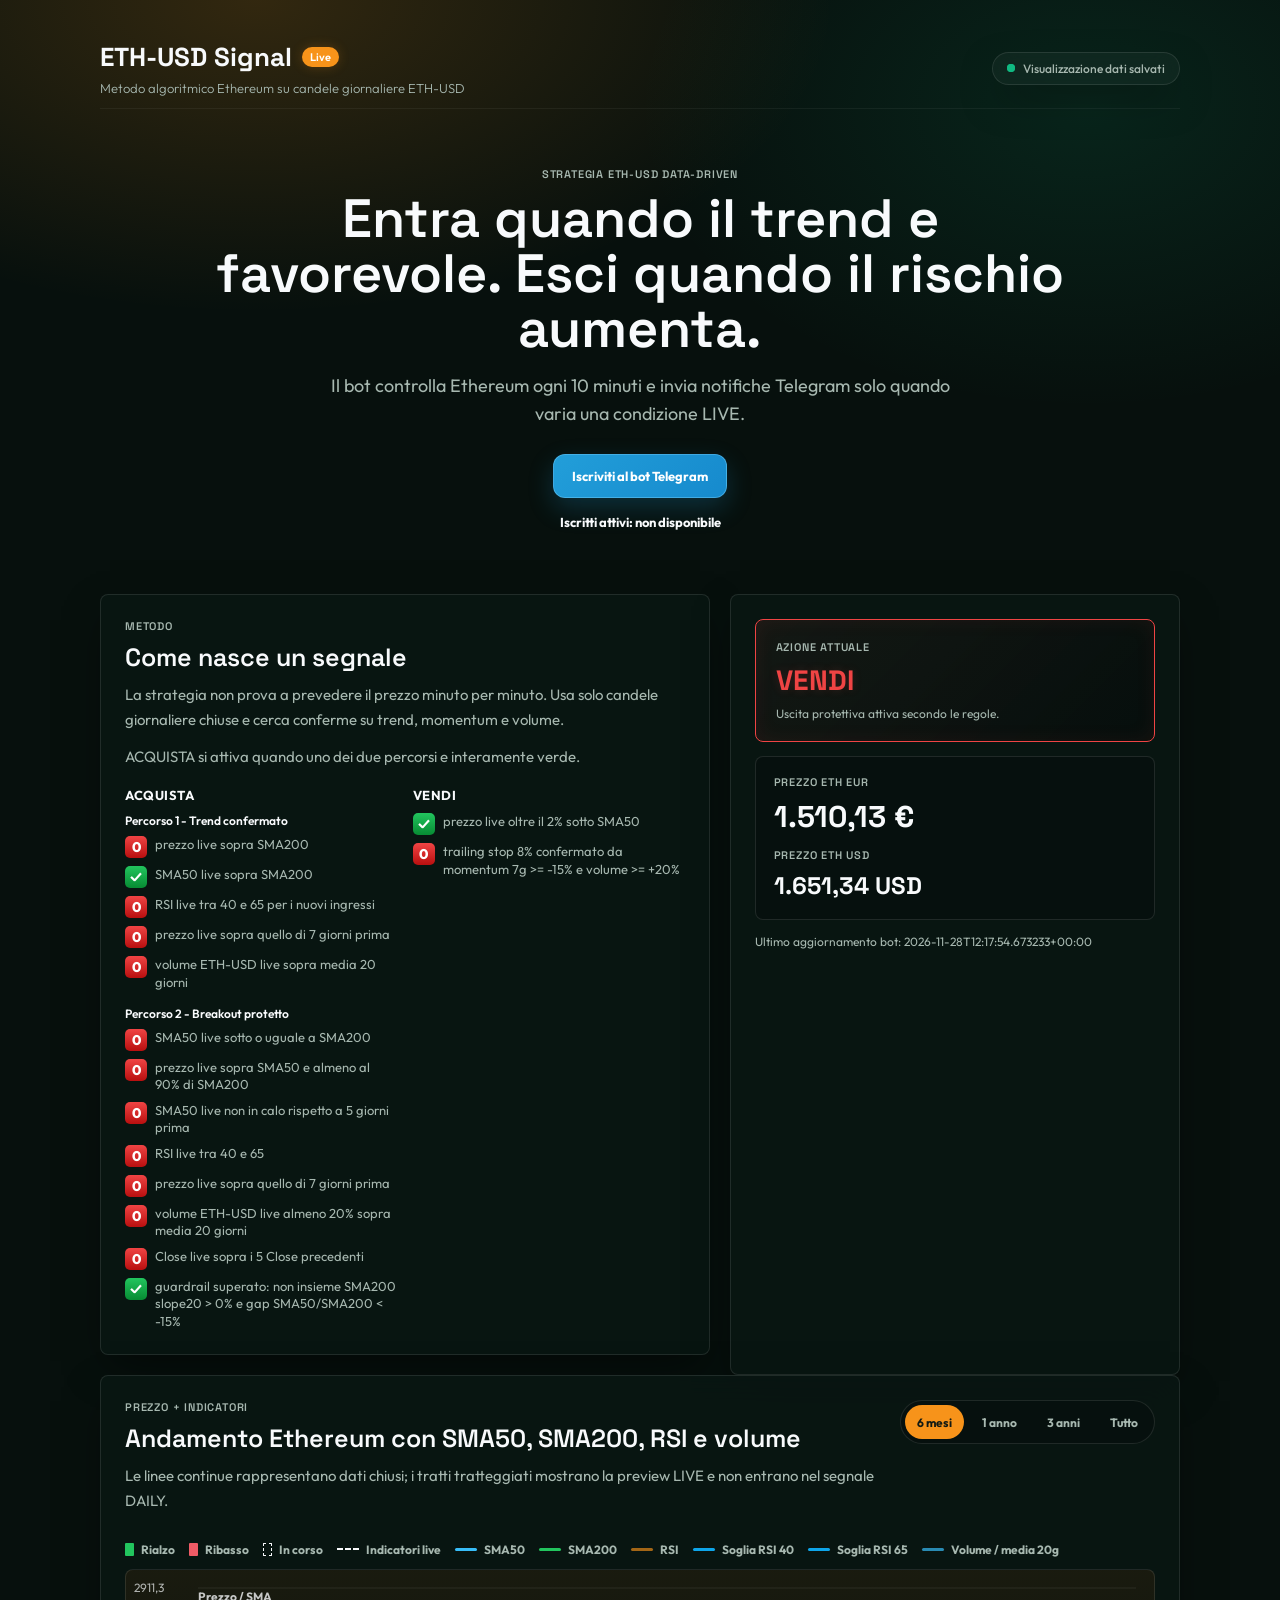
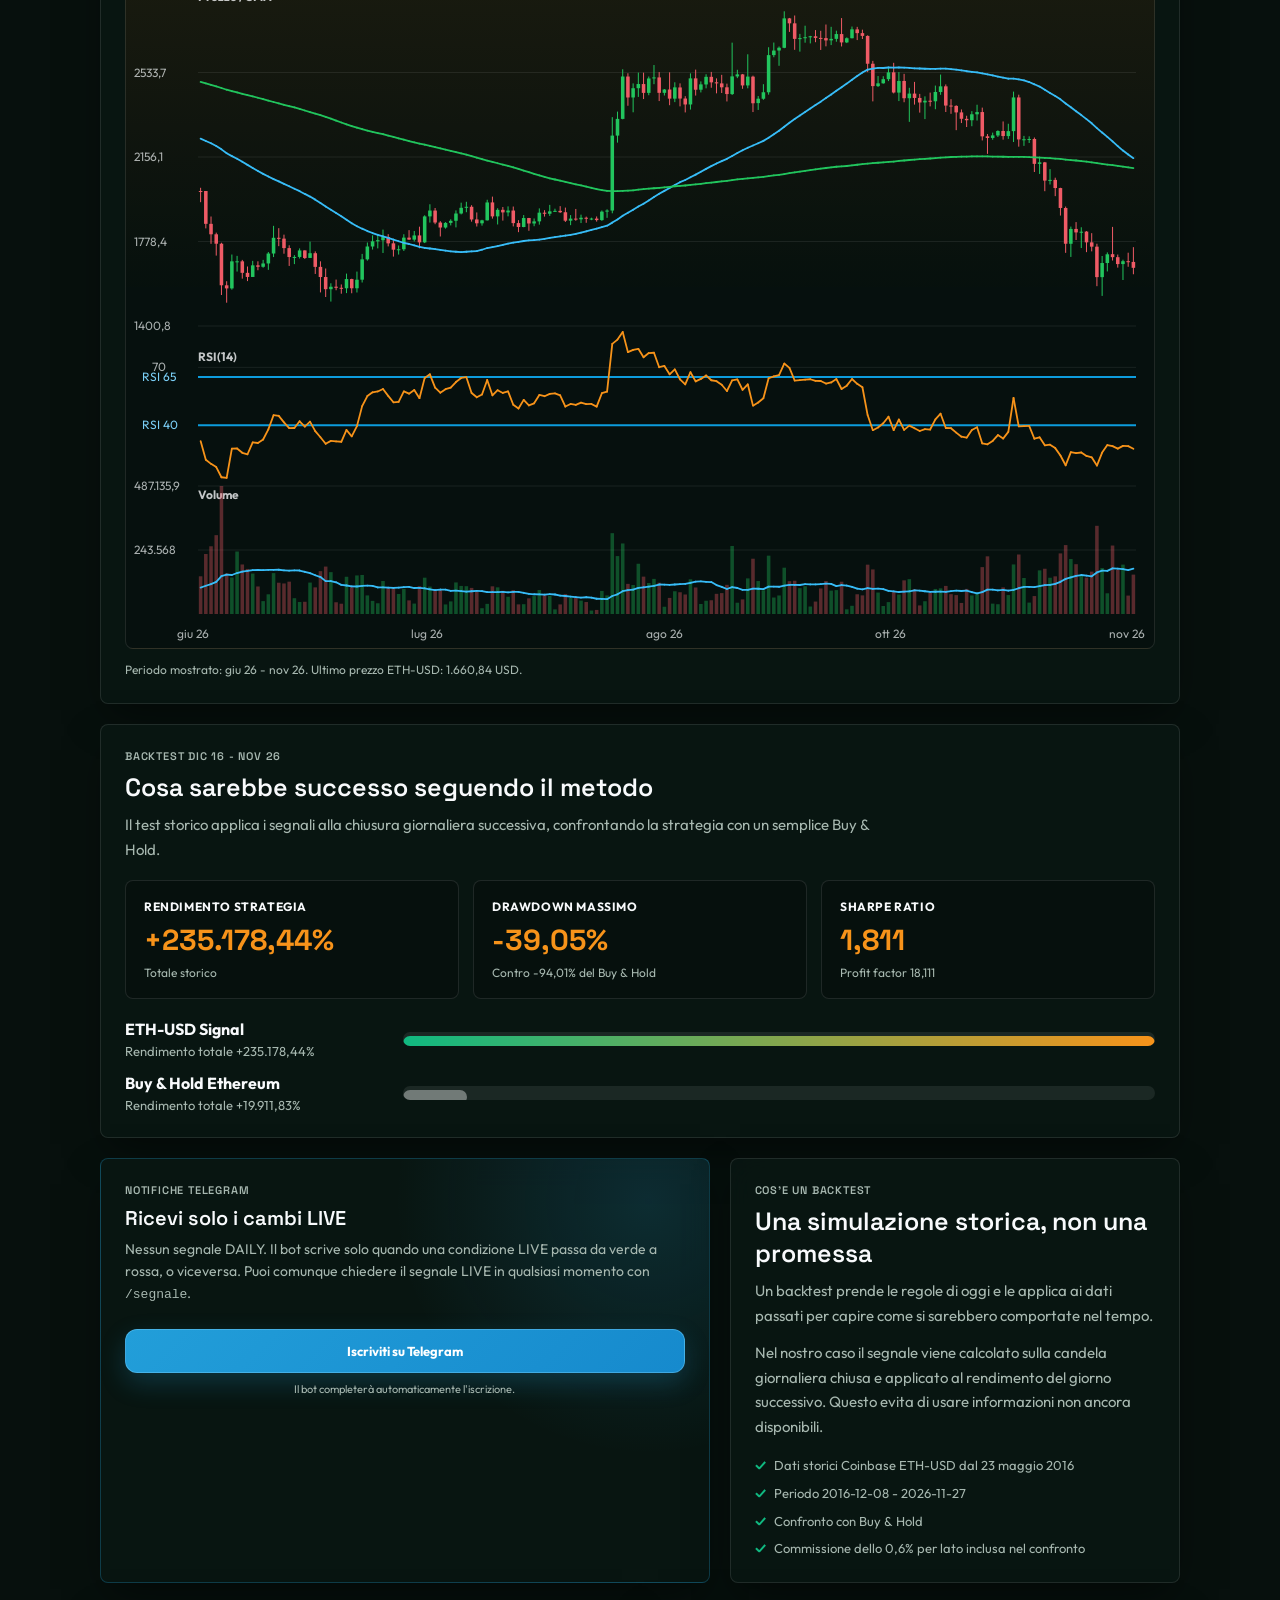
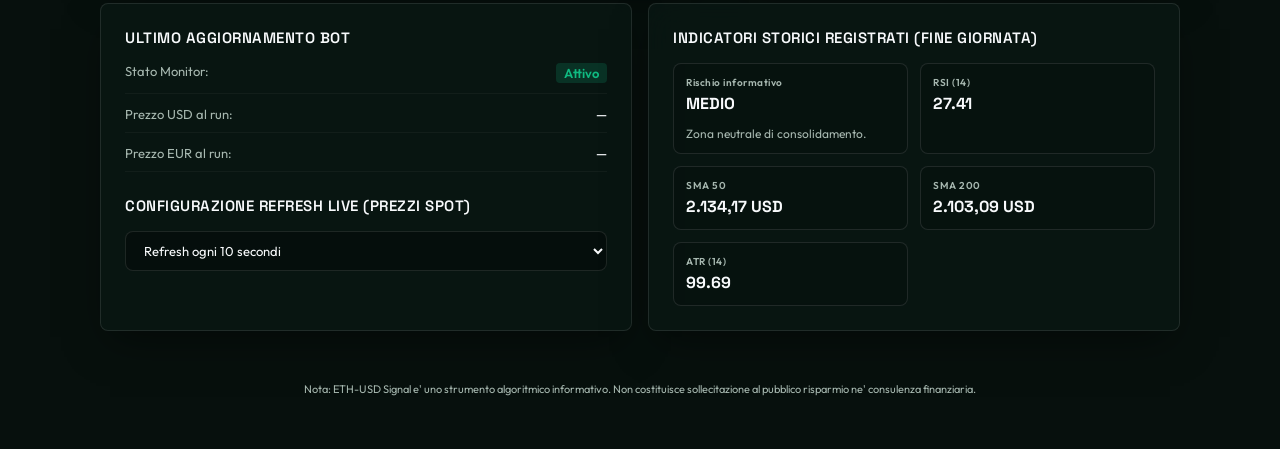
<file: docs/index.html>
<!doctype html>
<html lang="it">
  <head>
    <meta charset="utf-8" />
    <meta name="viewport" content="width=device-width,initial-scale=1" />
    <title>ETH-USD Signal - Dashboard</title>
    <link rel="icon" href="data:," />
    <!-- Google Fonts for premium typography -->
    <link rel="preconnect" href="https://fonts.googleapis.com">
    <link rel="preconnect" href="https://fonts.gstatic.com" crossorigin>
    <link href="https://fonts.googleapis.com/css2?family=Outfit:wght@300;400;600;700;800&family=Space+Grotesk:wght@400;500;700&display=swap" rel="stylesheet">
    <link rel="stylesheet" href="./style.css?v=11" />
  </head>
  <body>
    <main class="container">
      <header class="header">
        <div>
          <h1>ETH-USD Signal <span class="badge">Live</span></h1>
          <p class="subtitle">Metodo algoritmico Ethereum su candele giornaliere ETH-USD</p>
        </div>
        <div class="status" id="status">
          <span class="dot" aria-hidden="true"></span>
          <span id="statusText">Caricamento...</span>
        </div>
      </header>

      <section class="hero">
        <div class="hero-copy">
          <div class="label">Strategia ETH-USD data-driven</div>
          <h2>Entra quando il trend e favorevole. Esci quando il rischio aumenta.</h2>
          <p>
            Il bot controlla Ethereum ogni 10 minuti e invia notifiche Telegram
            solo quando varia una condizione LIVE.
          </p>
          <div class="hero-actions">
            <a
              class="telegram-button primary"
              href="https://t.me/ETH_Prudential_Signal_bot?start=iscrivimi"
              target="_blank"
              rel="noopener noreferrer"
            >
              Iscriviti al bot Telegram
            </a>
          </div>
          <p class="hero-subscriber-count" id="subscriberCount" aria-live="polite">
            Iscritti attivi: caricamento...
          </p>
        </div>
      </section>

      <section class="explainer-grid" id="metodo">
        <article class="card method-card">
          <div class="label">Metodo</div>
          <h2>Come nasce un segnale</h2>
          <p>
            La strategia non prova a prevedere il prezzo minuto per minuto.
            Usa solo candele giornaliere chiuse e cerca conferme su trend,
            momentum e volume.
          </p>
          <p>
            ACQUISTA si attiva quando uno dei due percorsi e interamente verde.
          </p>
          <div class="condition-columns">
            <div>
              <h3>ACQUISTA</h3>
              <h4>Percorso 1 - Trend confermato</h4>
              <ol id="buyConditions">
                <li>Prezzo sopra SMA200</li>
                <li>SMA50 sopra SMA200</li>
                <li>Valore RSI compreso tra 40 e 65</li>
                <li>Prezzo sopra quello di 7 giorni prima</li>
                <li>Volume sopra media 20 giorni</li>
              </ol>
              <h4>Percorso 2 - Breakout protetto</h4>
              <ol id="breakoutConditions">
                <li>SMA50 sotto o uguale a SMA200</li>
                <li>Prezzo sopra SMA50 e almeno al 90% di SMA200</li>
                <li>SMA50 non in calo rispetto a 5 giorni prima</li>
                <li>Valore RSI compreso tra 40 e 65</li>
                <li>Prezzo sopra quello di 7 giorni prima</li>
                <li>Volume almeno 20% sopra media 20 giorni</li>
                <li>Close sopra i 5 Close precedenti</li>
                <li>Guardrail di regime superato</li>
              </ol>
            </div>
            <div>
              <h3>VENDI</h3>
              <ol id="sellConditions">
                <li>Prezzo oltre il 2% sotto SMA50</li>
                <li>Trailing stop 8%: momentum 7g >= -15% e volume >= media20 +20%</li>
              </ol>
            </div>
          </div>
        </article>

        <div class="live-panel card">
          <div class="metric highlight-card" id="signalCard">
            <div class="label">Azione attuale</div>
            <div class="value" id="signalVal">—</div>
            <div class="hint" id="signalHint">In attesa dell'ultimo run...</div>
          </div>
          <div class="live-price-row">
            <div>
              <div class="label">Prezzo ETH EUR</div>
              <div class="value price-val" id="priceEUR">—</div>
            </div>
            <div>
              <div class="label">Prezzo ETH USD</div>
              <div class="value price-val compact" id="priceUSD">—</div>
            </div>
          </div>
          <div class="small-note">
            Ultimo aggiornamento bot: <span id="lastUpdate">—</span>
          </div>
        </div>
      </section>

      <section class="card chart-card" aria-labelledby="priceChartTitle">
        <div class="chart-header">
          <div class="section-heading compact-heading">
            <div class="label">Prezzo + indicatori</div>
            <h2 id="priceChartTitle">Andamento Ethereum con SMA50, SMA200, RSI e volume</h2>
            <p>
              Le linee continue rappresentano dati chiusi; i tratti tratteggiati
              mostrano la preview LIVE e non entrano nel segnale DAILY.
            </p>
          </div>
          <div class="chart-controls" aria-label="Periodo grafico">
            <button class="chart-range active" type="button" data-range="180">6 mesi</button>
            <button class="chart-range" type="button" data-range="365">1 anno</button>
            <button class="chart-range" type="button" data-range="1095">3 anni</button>
            <button class="chart-range" type="button" data-range="all">Tutto</button>
          </div>
        </div>
        <div class="chart-legend" aria-hidden="true">
          <span><i class="legend-candle-up"></i>Rialzo</span>
          <span><i class="legend-candle-down"></i>Ribasso</span>
          <span><i class="legend-candle-live"></i>In corso</span>
          <span><i class="legend-line-live"></i>Indicatori live</span>
          <span><i class="legend-sma50"></i>SMA50</span>
          <span><i class="legend-sma200"></i>SMA200</span>
          <span><i class="legend-rsi"></i>RSI</span>
          <span><i class="legend-rsi-threshold"></i>Soglia RSI 40</span>
          <span><i class="legend-rsi-upper-threshold"></i>Soglia RSI 65</span>
          <span><i class="legend-volume"></i>Volume / media 20g</span>
        </div>
        <div class="chart-wrap">
          <canvas id="ethTrendChart" width="1040" height="680"></canvas>
          <div class="chart-loading" id="chartLoading">Caricamento grafico...</div>
        </div>
        <p class="chart-note" id="chartNote">
          Dati storici e candela UTC corrente da Coinbase ETH-USD.
          Indicatori e segnali usano soltanto candele giornaliere chiuse.
        </p>
      </section>

      <section class="results card" aria-labelledby="resultsTitle">
        <div class="section-heading">
          <div class="label" id="backtestPeriod">Backtest periodo dati disponibile</div>
          <h2 id="resultsTitle">Cosa sarebbe successo seguendo il metodo</h2>
          <p>
            Il test storico applica i segnali alla chiusura giornaliera
            successiva, confrontando la strategia con un semplice Buy & Hold.
          </p>
        </div>

        <div class="stats-grid">
          <div class="stat-card">
            <span class="stat-label">Rendimento strategia</span>
            <strong id="strategyReturn">—</strong>
            <span>Totale storico</span>
          </div>
          <div class="stat-card">
            <span class="stat-label">Drawdown massimo</span>
            <strong id="strategyDrawdown">—</strong>
            <span id="buyHoldDrawdown">Contro — del Buy & Hold</span>
          </div>
          <div class="stat-card">
            <span class="stat-label">Sharpe ratio</span>
            <strong id="strategySharpe">—</strong>
            <span id="strategyProfitFactor">Profit factor —</span>
          </div>
        </div>

        <div class="comparison">
          <div class="comparison-row">
            <div>
              <strong>ETH-USD Signal</strong>
              <span id="strategyComparisonReturn">Rendimento totale —</span>
            </div>
            <div class="bar"><span id="strategyComparisonBar" style="width: 100%"></span></div>
          </div>
          <div class="comparison-row muted-row">
            <div>
              <strong>Buy & Hold Ethereum</strong>
              <span id="buyHoldComparisonReturn">Rendimento totale —</span>
            </div>
            <div class="bar"><span id="buyHoldComparisonBar" style="width: 0%"></span></div>
          </div>
        </div>
      </section>

      <section class="explainer-grid">
        <section class="card telegram-card" aria-labelledby="telegramTitle">
          <div class="telegram-content">
            <div>
              <div class="label">Notifiche Telegram</div>
              <h2 id="telegramTitle">Ricevi solo i cambi LIVE</h2>
              <p class="telegram-description">
                Nessun segnale DAILY. Il bot scrive solo quando una condizione
                LIVE passa da verde a rossa, o viceversa. Puoi
                comunque chiedere il segnale LIVE in qualsiasi momento con
                <span class="mono">/segnale</span>.
              </p>
            </div>
            <div class="telegram-action">
              <a
                class="telegram-button"
                href="https://t.me/ETH_Prudential_Signal_bot?start=iscrivimi"
                target="_blank"
                rel="noopener noreferrer"
              >
                Iscriviti su Telegram
              </a>
              <span>Il bot completerà automaticamente l'iscrizione.</span>
            </div>
          </div>
        </section>
        <article class="card backtest-card">
          <div class="label">Cos'e un backtest</div>
          <h2>Una simulazione storica, non una promessa</h2>
          <p>
            Un backtest prende le regole di oggi e le applica ai dati passati
            per capire come si sarebbero comportate nel tempo.
          </p>
          <p>
            Nel nostro caso il segnale viene calcolato sulla candela giornaliera
            chiusa e applicato al rendimento del giorno successivo. Questo evita
            di usare informazioni non ancora disponibili.
          </p>
          <ul class="check-list">
            <li>Dati storici Coinbase ETH-USD dal 23 maggio 2016</li>
            <li id="backtestPeriodItem">Periodo dati disponibile</li>
            <li>Confronto con Buy & Hold</li>
            <li>Commissione dello 0,6% per lato inclusa nel confronto</li>
          </ul>
        </article>
      </section>

      <!-- Detailed Info & Controls -->
      <div class="grid-2">
        <section class="card technical-info">
          <h2>Ultimo Aggiornamento Bot</h2>
          <div class="update-info">
            <div class="info-row">
              <span class="info-lbl">Stato Monitor:</span>
              <span class="info-val" id="monitorStatus">Attivo</span>
            </div>
            <div class="info-row">
              <span class="info-lbl">Prezzo USD al run:</span>
              <span class="info-val" id="priceUSDHint">—</span>
            </div>
            <div class="info-row">
              <span class="info-lbl">Prezzo EUR al run:</span>
              <span class="info-val" id="priceEURHint">—</span>
            </div>
          </div>

          <h2 style="margin-top: 24px;">Configurazione Refresh Live (Prezzi Spot)</h2>
          <div class="row">
            <select id="refreshSelect" class="select" aria-label="Intervallo refresh">
              <option value="5000">Refresh ogni 5 secondi</option>
              <option value="10000" selected>Refresh ogni 10 secondi</option>
              <option value="30000">Refresh ogni 30 secondi</option>
              <option value="60000">Refresh ogni 60 secondi</option>
            </select>
          </div>
        </section>

        <!-- Technical Analysis / Indicators Summary -->
        <section class="card technical-details">
          <h2>Indicatori Storici Registrati (Fine Giornata)</h2>
          <div class="indicator-grid">
            <div class="ind-box" id="riskCard">
              <span class="ind-lbl">Rischio informativo</span>
              <span class="ind-val" id="riskVal">—</span>
              <span class="hint" id="riskHint">Calcolato sugli indicatori</span>
            </div>
            <div class="ind-box">
              <span class="ind-lbl">RSI (14)</span>
              <span class="ind-val" id="rsiVal">—</span>
            </div>
            <div class="ind-box">
              <span class="ind-lbl">SMA 50</span>
              <span class="ind-val" id="sma50Val">—</span>
            </div>
            <div class="ind-box">
              <span class="ind-lbl">SMA 200</span>
              <span class="ind-val" id="sma200Val">—</span>
            </div>
            <div class="ind-box">
              <span class="ind-lbl">ATR (14)</span>
              <span class="ind-val" id="atrVal">—</span>
            </div>
          </div>
        </section>
      </div>

      <!-- Status helper in case docs/live-status.json has not been generated yet -->
      <section class="card cors-helper" id="corsHelper" style="display: none; margin-top: 18px;">
        <h3>💡 Dati in caricamento</h3>
        <p>
          Il file <span class="mono">live-status.json</span> non è ancora disponibile. Verrà aggiornato automaticamente dal workflow GitHub Actions dopo il prossimo run.
        </p>
      </section>

      <footer>
        <p class="footnote">
          Nota: ETH-USD Signal e' uno strumento algoritmico informativo. Non costituisce sollecitazione al pubblico risparmio ne' consulenza finanziaria.
        </p>
      </footer>
    </main>

    <script src="./app.js?v=14"></script>
  </body>
</html>
</file>
<file: docs/style.css>
:root {
  --bg: #07100d;
  --card: rgba(10, 24, 20, 0.78);
  --card-border: rgba(255, 255, 255, 0.1);
  --text: #f8fafc;
  --muted: #a7b8b0;
  --accent: #f7931a;
  --accent-glow: rgba(247, 147, 26, 0.22);
  
  /* Harmonious Tailored HSL Colors */
  --good: #10b981;        /* Emerald */
  --good-glow: rgba(16, 185, 129, 0.18);
  
  --warning: #f59e0b;     /* Amber */
  --warning-glow: rgba(245, 158, 11, 0.18);
  
  --bad: #ef4444;         /* Coral Red */
  --bad-glow: rgba(239, 68, 68, 0.18);
  
  --hold: #38bdf8;        /* Sky */
  --hold-glow: rgba(56, 189, 248, 0.18);
  
  --shadow: 0 16px 40px -10px rgba(0, 0, 0, 0.5);
  --radius-lg: 8px;
  --radius-md: 8px;
}

* {
  box-sizing: border-box;
  transition: all 0.25s cubic-bezier(0.4, 0, 0.2, 1);
}

html, body {
  height: 100%;
  margin: 0;
}

body {
  font-family: 'Outfit', sans-serif;
  color: var(--text);
  background:
    radial-gradient(1000px 540px at 20% 0%, rgba(247, 147, 26, 0.18), transparent 58%),
    radial-gradient(900px 600px at 85% 12%, rgba(16, 185, 129, 0.12), transparent 50%),
    var(--bg);
  background-attachment: fixed;
  overflow-x: hidden;
}

.container {
  max-width: 1120px;
  margin: 40px auto;
  padding: 0 20px 40px;
}

/* Header & Status Indicator */
.header {
  display: flex;
  align-items: center;
  justify-content: space-between;
  gap: 20px;
  margin-bottom: 24px;
  padding-bottom: 12px;
  border-bottom: 1px solid rgba(255, 255, 255, 0.05);
}

h1 {
  font-family: 'Space Grotesk', sans-serif;
  font-weight: 700;
  font-size: 26px;
  margin: 0;
  letter-spacing: 0;
  display: flex;
  align-items: center;
  gap: 10px;
}

.badge {
  font-size: 11px;
  font-family: 'Outfit', sans-serif;
  background: var(--accent);
  color: #fff;
  padding: 3px 8px;
  border-radius: 999px;
  font-weight: 600;
  box-shadow: 0 0 12px var(--accent-glow);
}

.subtitle {
  margin: 6px 0 0;
  color: var(--muted);
  font-size: 13px;
  font-weight: 300;
}

.status {
  display: flex;
  align-items: center;
  gap: 8px;
  padding: 8px 14px;
  border-radius: 999px;
  border: 1px solid var(--card-border);
  background: rgba(255, 255, 255, 0.03);
  backdrop-filter: blur(12px);
  box-shadow: var(--shadow);
  font-size: 12px;
  font-weight: 500;
  color: var(--muted);
}

.dot {
  width: 8px;
  height: 8px;
  border-radius: 50%;
  background: var(--muted);
  position: relative;
}

.dot::after {
  content: '';
  position: absolute;
  top: 0; left: 0; right: 0; bottom: 0;
  border-radius: 50%;
  animation: pulse 2s infinite;
}

@keyframes pulse {
  0% { transform: scale(1); opacity: 1; }
  100% { transform: scale(2.8); opacity: 0; }
}

.dot.ok { background: var(--good); }
.dot.ok::after { background: var(--good); }
.dot.err { background: var(--bad); }
.dot.err::after { background: var(--bad); }
.dot.loading { background: var(--accent); }
.dot.loading::after { background: var(--accent); }

/* Premium Glassmorphic Cards */
.card {
  border: 1px solid var(--card-border);
  background: var(--card);
  backdrop-filter: blur(16px);
  border-radius: var(--radius-lg);
  padding: 24px;
  box-shadow: var(--shadow);
  margin-bottom: 20px;
}

.card:hover {
  border-color: rgba(255, 255, 255, 0.12);
  box-shadow: 0 20px 48px -10px rgba(0, 0, 0, 0.6);
  transform: translateY(-2px);
}

.hero {
  display: block;
  margin-bottom: 20px;
  text-align: center;
}

.hero-copy {
  max-width: 860px;
  margin: 0 auto;
  padding: 34px 0 42px;
}

.hero-copy h2 {
  max-width: 860px;
  margin: 10px auto 16px;
  font-size: 54px;
  line-height: 1.02;
  letter-spacing: 0;
  text-transform: none;
}

.hero-copy p {
  max-width: 640px;
  margin: 0 auto;
  color: var(--muted);
  font-size: 18px;
  line-height: 1.55;
}

.hero-actions {
  display: flex;
  align-items: center;
  justify-content: center;
  flex-wrap: wrap;
  gap: 14px;
  margin-top: 26px;
}

.hero-subscriber-count {
  margin-top: 14px !important;
  color: var(--text) !important;
  font-size: 13px !important;
  font-weight: 700;
}

.ghost-link {
  color: var(--text);
  font-size: 14px;
  font-weight: 700;
  text-decoration: none;
  border-bottom: 1px solid rgba(255, 255, 255, 0.35);
  padding-bottom: 4px;
}

.live-panel {
  display: flex;
  flex-direction: column;
  gap: 14px;
  margin-bottom: 0;
  align-self: stretch;
}

.live-price-row {
  display: grid;
  grid-template-columns: 1fr;
  gap: 12px;
  padding: 18px;
  border: 1px solid var(--card-border);
  border-radius: var(--radius-md);
  background: rgba(0, 0, 0, 0.18);
}

.small-note {
  color: var(--muted);
  font-size: 12px;
  line-height: 1.4;
}

/* Grids layout */
.grid {
  display: grid;
  grid-template-columns: repeat(2, minmax(0, 1fr));
  gap: 16px;
}

.grid-2 {
  display: grid;
  grid-template-columns: repeat(2, minmax(0, 1fr));
  gap: 16px;
  margin-bottom: 20px;
}

.metric {
  padding: 20px;
  border: 1px solid var(--card-border);
  border-radius: var(--radius-md);
  background: rgba(0, 0, 0, 0.2);
  position: relative;
  overflow: hidden;
}

.label {
  color: var(--muted);
  font-size: 11px;
  font-weight: 600;
  letter-spacing: 0.8px;
  text-transform: uppercase;
  font-family: 'Space Grotesk', sans-serif;
}

.value {
  margin-top: 8px;
  font-size: 28px;
  font-weight: 700;
  font-family: 'Space Grotesk', sans-serif;
}

.price-val {
  font-size: 30px;
  font-family: 'Space Grotesk', sans-serif;
  letter-spacing: 0;
}

.price-val.compact {
  font-size: 24px;
}

.section-heading {
  max-width: 760px;
  margin-bottom: 18px;
}

.compact-heading {
  margin-bottom: 0;
}

.section-heading h2,
.method-card h2,
.backtest-card h2 {
  margin: 8px 0 10px;
  font-size: 25px;
  letter-spacing: 0;
  text-transform: none;
}

.section-heading p,
.method-card p,
.backtest-card p {
  color: var(--muted);
  font-size: 15px;
  line-height: 1.65;
  margin: 0 0 12px;
}

.stats-grid {
  display: grid;
  grid-template-columns: repeat(3, minmax(0, 1fr));
  gap: 14px;
}

.stat-card {
  padding: 18px;
  border: 1px solid var(--card-border);
  border-radius: var(--radius-md);
  background: rgba(0, 0, 0, 0.22);
}

.stat-card strong {
  display: block;
  margin: 7px 0;
  color: var(--accent);
  font-family: 'Space Grotesk', sans-serif;
  font-size: 29px;
  letter-spacing: 0;
}

.stat-card span {
  display: block;
  color: var(--muted);
  font-size: 12px;
}

.stat-label {
  color: var(--text) !important;
  font-weight: 700;
  text-transform: uppercase;
  letter-spacing: 0.6px;
}

.comparison {
  display: grid;
  gap: 14px;
  margin-top: 20px;
}

.comparison-row {
  display: grid;
  grid-template-columns: 260px minmax(0, 1fr);
  gap: 18px;
  align-items: center;
}

.comparison-row strong,
.comparison-row span {
  display: block;
}

.comparison-row span {
  margin-top: 4px;
  color: var(--muted);
  font-size: 13px;
}

.bar {
  height: 14px;
  overflow: hidden;
  border-radius: 999px;
  background: rgba(255, 255, 255, 0.08);
}

.bar span {
  display: block;
  height: 100%;
  border-radius: inherit;
  background: linear-gradient(90deg, var(--good), var(--accent));
}

.muted-row .bar span {
  background: rgba(255, 255, 255, 0.38);
}

.chart-card {
  overflow: hidden;
}

.chart-header {
  display: flex;
  align-items: flex-start;
  justify-content: space-between;
  gap: 18px;
  margin-bottom: 16px;
}

.chart-controls {
  display: inline-flex;
  gap: 6px;
  padding: 4px;
  border: 1px solid var(--card-border);
  border-radius: 999px;
  background: rgba(0, 0, 0, 0.18);
  white-space: nowrap;
}

.chart-range {
  min-height: 34px;
  padding: 7px 12px;
  border: 0;
  border-radius: 999px;
  color: var(--muted);
  background: transparent;
  font-family: 'Outfit', sans-serif;
  font-size: 12px;
  font-weight: 700;
  cursor: pointer;
}

.chart-range:hover,
.chart-range.active {
  color: #121a14;
  background: var(--accent);
}

.chart-legend {
  display: flex;
  flex-wrap: wrap;
  gap: 14px;
  margin-bottom: 12px;
  color: var(--muted);
  font-size: 12px;
  font-weight: 700;
}

.chart-legend span {
  display: inline-flex;
  align-items: center;
  gap: 7px;
}

.chart-legend i {
  width: 22px;
  height: 3px;
  border-radius: 999px;
}

.chart-legend .legend-candle-up,
.chart-legend .legend-candle-down,
.chart-legend .legend-candle-live {
  width: 9px;
  height: 13px;
  border-radius: 1px;
}
.legend-candle-up { background: #22c55e; }
.legend-candle-down { background: #ef5b66; }
.legend-candle-live {
  border: 1px dashed #f8fafc;
  background: transparent;
}
.chart-legend .legend-line-live {
  height: 0;
  border-top: 2px dashed #f8fafc;
  border-radius: 0;
  background: transparent;
}
.legend-sma50 { background: #38bdf8; }
.legend-sma200 { background: #22c55e; }
.legend-rsi { background: #f7931a; opacity: 0.65; }
.legend-rsi-threshold {
  background: #0ea5e9;
}
.legend-rsi-upper-threshold {
  background: #0ea5e9;
}
.legend-volume { background: #38bdf8; opacity: 0.7; }

.chart-wrap {
  position: relative;
  width: 100%;
  min-height: 520px;
  border: 1px solid var(--card-border);
  border-radius: var(--radius-md);
  background:
    linear-gradient(180deg, rgba(247, 147, 26, 0.08), transparent 48%),
    rgba(0, 0, 0, 0.2);
  overflow: hidden;
}

#ethTrendChart {
  display: block;
  width: 100%;
  min-height: 520px;
}

.chart-loading {
  position: absolute;
  inset: 0;
  display: grid;
  place-items: center;
  color: var(--muted);
  font-size: 13px;
  background: rgba(7, 16, 13, 0.68);
}

.chart-note {
  margin: 12px 0 0;
  color: var(--muted);
  font-size: 12px;
  line-height: 1.5;
}

.explainer-grid {
  display: grid;
  grid-template-columns: minmax(0, 1.15fr) minmax(320px, 0.85fr);
  gap: 20px;
}

.condition-columns {
  display: grid;
  grid-template-columns: 1fr 1fr;
  gap: 16px;
  margin-top: 18px;
}

.condition-columns h3 {
  margin: 0 0 10px;
  font-size: 13px;
  letter-spacing: 0.5px;
}

.condition-columns h4 {
  margin: 14px 0 8px;
  color: var(--text);
  font-size: 12px;
  font-weight: 600;
  letter-spacing: 0;
}

.condition-columns h3 + h4 {
  margin-top: 0;
}

.condition-columns ol {
  margin: 0;
  padding: 0;
  list-style: none;
  display: grid;
  gap: 8px;
}

.condition-columns li {
  display: flex;
  gap: 8px;
  align-items: flex-start;
  color: var(--muted);
  font-size: 13px;
  line-height: 1.35;
}

.condition-columns li::before {
  content: counter(list-item) ".";
  min-width: 18px;
  color: var(--text);
  font-weight: 700;
}

.condition-columns li.passed::before,
.condition-columns li.failed::before {
  content: "";
  display: none;
}

.condition-flag {
  display: inline-flex;
  align-items: center;
  justify-content: center;
  flex: 0 0 22px;
  width: 22px;
  height: 22px;
  border-radius: 5px;
  color: #fff;
  font-size: 14px;
  font-weight: 800;
  line-height: 1;
}

.passed .condition-flag {
  background: linear-gradient(180deg, #22c55e, #078b33);
}

.failed .condition-flag {
  background: linear-gradient(180deg, #f04444, #b90f0f);
}

.check-list {
  margin: 16px 0 0;
  padding: 0;
  list-style: none;
  display: grid;
  gap: 9px;
}

.check-list li {
  color: var(--muted);
  font-size: 13px;
  line-height: 1.45;
}

.check-list li::before {
  content: "✓";
  margin-right: 8px;
  color: var(--good);
  font-weight: 800;
}

.hint {
  margin-top: 8px;
  font-size: 12px;
  color: var(--muted);
}

.telegram-card {
  border-color: rgba(41, 182, 246, 0.24);
  background:
    radial-gradient(circle at 90% 10%, rgba(41, 182, 246, 0.14), transparent 38%),
    var(--card);
}

.telegram-content {
  display: flex;
  align-items: center;
  justify-content: space-between;
  gap: 24px;
}

.explainer-grid .telegram-card .telegram-content {
  align-items: stretch;
  flex-direction: column;
}

.explainer-grid .telegram-card .telegram-description {
  max-width: none;
}

.telegram-card h2 {
  margin: 8px 0 8px;
  font-size: 20px;
  text-transform: none;
  letter-spacing: 0;
}

.telegram-description {
  max-width: 520px;
  margin: 0;
  color: var(--muted);
  font-size: 14px;
  line-height: 1.55;
}

.telegram-count {
  margin: 14px 0 0;
  color: var(--text);
  font-size: 13px;
  font-weight: 600;
}

.telegram-action {
  min-width: 210px;
  display: flex;
  flex-direction: column;
  align-items: stretch;
  gap: 9px;
  text-align: center;
}

.telegram-action span {
  color: var(--muted);
  font-size: 11px;
  line-height: 1.35;
}

.telegram-button {
  display: inline-flex;
  align-items: center;
  justify-content: center;
  min-height: 44px;
  padding: 11px 18px;
  border: 1px solid rgba(125, 211, 252, 0.4);
  border-radius: 12px;
  color: #fff;
  background: linear-gradient(135deg, #229ed9, #168acd);
  box-shadow: 0 10px 26px rgba(34, 158, 217, 0.22);
  font-size: 13px;
  font-weight: 700;
  text-decoration: none;
}

.telegram-button:hover {
  transform: translateY(-1px);
  box-shadow: 0 14px 30px rgba(34, 158, 217, 0.3);
}

.mono {
  font-family: ui-monospace, SFMono-Regular, Menlo, Monaco, Consolas, monospace;
  font-size: 13px;
}

/* Dynamic State Colors for Signals and Risks */
.signal-buy {
  border-color: var(--good);
  background: linear-gradient(135deg, rgba(16, 185, 129, 0.05), rgba(0, 0, 0, 0.3));
  box-shadow: inset 0 0 20px rgba(16, 185, 129, 0.08);
}
.signal-buy .value { color: var(--good); text-shadow: 0 0 10px var(--good-glow); }

.signal-hold {
  border-color: var(--hold);
  background: linear-gradient(135deg, rgba(139, 92, 246, 0.05), rgba(0, 0, 0, 0.3));
  box-shadow: inset 0 0 20px rgba(139, 92, 246, 0.08);
}
.signal-hold .value { color: var(--hold); text-shadow: 0 0 10px var(--hold-glow); }

.signal-sell {
  border-color: var(--bad);
  background: linear-gradient(135deg, rgba(239, 68, 68, 0.05), rgba(0, 0, 0, 0.3));
  box-shadow: inset 0 0 20px rgba(239, 68, 68, 0.08);
}
.signal-sell .value { color: var(--bad); text-shadow: 0 0 10px var(--bad-glow); }

/* Risk cards */
.risk-low {
  border-color: var(--good);
}
.risk-low .value { color: var(--good); }

.risk-medium {
  border-color: var(--warning);
}
.risk-medium .value { color: var(--warning); }

.risk-high {
  border-color: var(--bad);
}
.risk-high .value { color: var(--bad); }

/* Technical details grid */
h2 {
  font-family: 'Space Grotesk', sans-serif;
  font-size: 15px;
  font-weight: 600;
  text-transform: uppercase;
  letter-spacing: 0.5px;
  margin: 0 0 16px;
  color: var(--text);
}

.update-info {
  display: flex;
  flex-direction: column;
  gap: 12px;
}

.info-row {
  display: flex;
  justify-content: space-between;
  padding-bottom: 10px;
  border-bottom: 1px solid rgba(255, 255, 255, 0.04);
}

.info-lbl {
  color: var(--muted);
  font-size: 13px;
}

.info-val {
  font-weight: 500;
  font-size: 13px;
}

.monitor-active {
  color: var(--good);
  font-weight: 600;
  background: var(--good-glow);
  padding: 2px 8px;
  border-radius: 4px;
}

.select {
  width: 100%;
  padding: 10px 14px;
  border-radius: var(--radius-md);
  border: 1px solid var(--card-border);
  background: rgba(0, 0, 0, 0.3);
  color: var(--text);
  font-family: 'Outfit', sans-serif;
  font-size: 13px;
  cursor: pointer;
  outline: none;
}
.select:hover {
  border-color: rgba(255, 255, 255, 0.2);
}

.indicator-grid {
  display: grid;
  grid-template-columns: repeat(2, 1fr);
  gap: 12px;
}

.ind-box {
  padding: 12px;
  border: 1px solid var(--card-border);
  border-radius: var(--radius-md);
  background: rgba(0, 0, 0, 0.15);
  display: flex;
  flex-direction: column;
  gap: 4px;
}

.ind-lbl {
  color: var(--muted);
  font-size: 10px;
  font-weight: 600;
  letter-spacing: 0.5px;
}

.ind-val {
  font-size: 16px;
  font-weight: 700;
  color: var(--text);
  font-family: 'Space Grotesk', sans-serif;
}

/* CORS alert box */
.cors-helper {
  background: linear-gradient(135deg, rgba(245, 158, 11, 0.05), rgba(0, 0, 0, 0.4));
  border-color: rgba(245, 158, 11, 0.3);
  padding: 18px 24px;
}
.cors-helper h3 {
  margin: 0 0 8px;
  font-size: 14px;
  color: var(--warning);
}
.cors-helper p {
  font-size: 12px;
  line-height: 1.6;
  color: var(--muted);
  margin: 0 0 10px;
}
.cors-helper pre {
  background: #000;
  padding: 8px 12px;
  border-radius: 6px;
  color: #fff;
  font-family: monospace;
  font-size: 11px;
  margin: 0;
  display: inline-block;
}

footer {
  margin-top: 30px;
  text-align: center;
}

.footnote {
  font-size: 11px;
  color: var(--muted);
  line-height: 1.5;
}

/* Responsive details */
@media (max-width: 768px) {
  .container {
    margin-top: 24px;
  }
  .header {
    flex-direction: column;
    align-items: flex-start;
    gap: 12px;
  }
  .grid, .grid-2 {
    grid-template-columns: 1fr;
  }
  .hero,
  .explainer-grid,
  .stats-grid,
  .comparison-row,
  .condition-columns,
  .chart-header {
    grid-template-columns: 1fr;
  }
  .chart-header {
    display: grid;
  }
  .chart-controls {
    justify-self: start;
    max-width: 100%;
    overflow-x: auto;
  }
  .hero-copy {
    padding: 14px 0 4px;
  }
  .hero-copy h2 {
    font-size: 36px;
  }
  .telegram-content {
    align-items: stretch;
    flex-direction: column;
  }
  .telegram-action {
    min-width: 0;
  }
}
</file>
